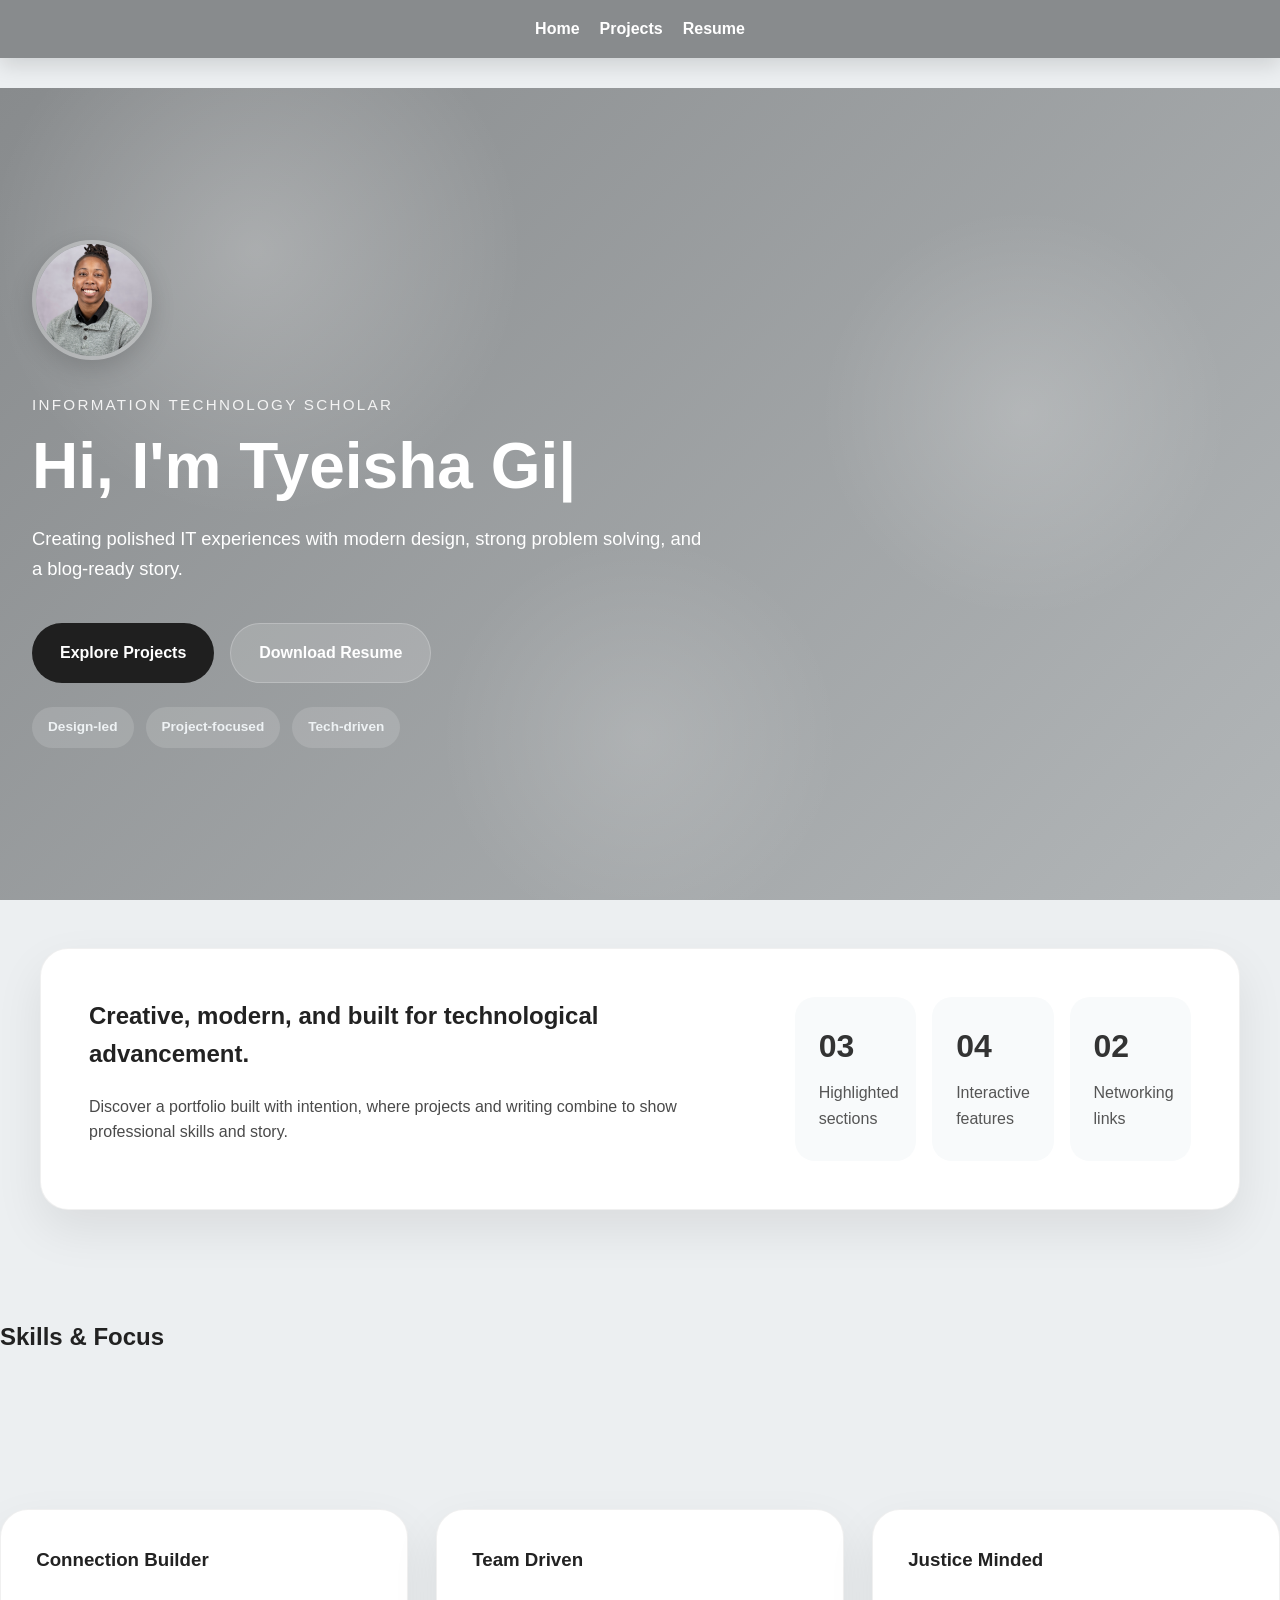
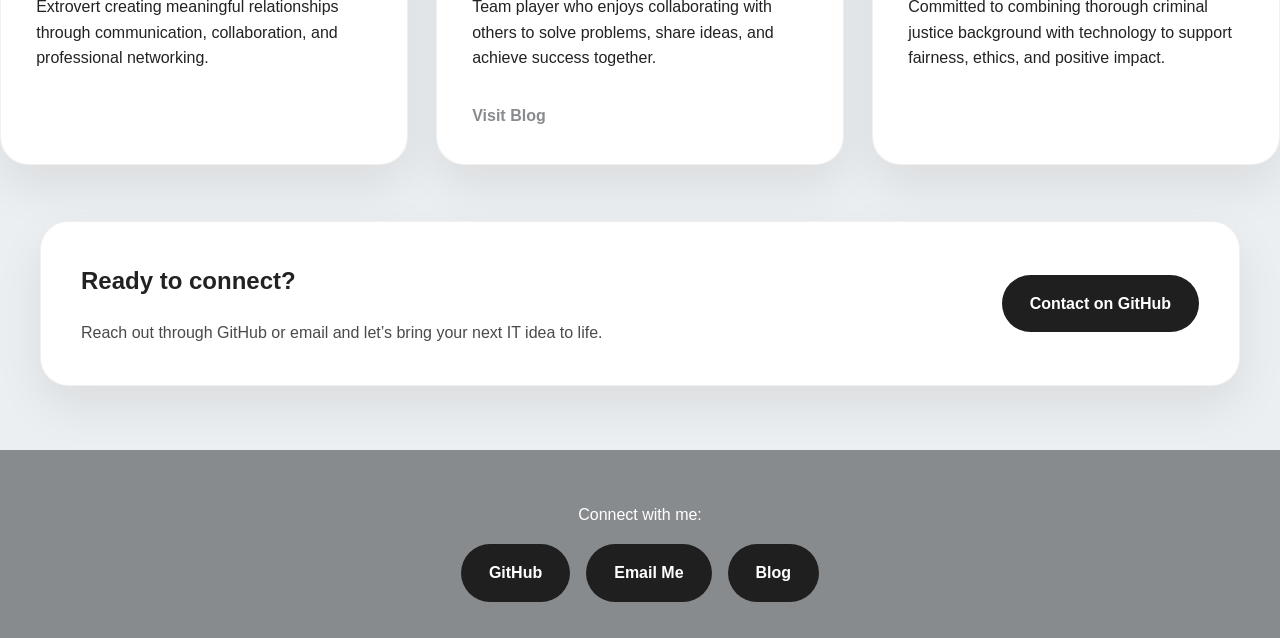
<file: My Portfolio/index.html>
<!DOCTYPE html>
<html lang="en">
<head>
    <meta charset="UTF-8">
    <meta name="viewport" content="width=device-width, initial-scale=1.0">
    <title>Tyeisha Gist Portfolio</title>
    <link rel="stylesheet" href="styles.css">
</head>
<body>
    <header>
        <nav>
            <ul>
                <li><a href="index.html">Home</a></li>
                <li><a href="projects.html">Projects</a></li>
                <li><a href="resume.html">Resume</a></li>
            </ul>
        </nav>
    </header>

    <main>
        <section id="hero" class="page-hero">
            <div class="hero-blur"></div>
            <div class="hero-content">
                <div class="hero-profile">
                    <img src="TyeishaGistHeadshot.JPG" alt="Tyeisha Gist Headshot" class="profile-image">
                </div>
                <span class="eyebrow">Information Technology Scholar</span>
                <h1>Hi, I'm <span class="hero-typing"></span></h1>
                <p>Creating polished IT experiences with modern design, strong problem solving, and a blog-ready story.</p>
                <div class="hero-actions">
                    <a class="primary-btn" href="projects.html">Explore Projects</a>
                    <a class="secondary-btn" href="resume.html">Download Resume</a>
                </div>
                <div class="hero-meta">
                    <span class="meta-pill">Design-led</span>
                    <span class="meta-pill">Project-focused</span>
                    <span class="meta-pill">Tech-driven</span>
                </div>
            </div>
        </section>

        <section class="intro-card">
            <div class="intro-text">
                <h2>Creative, modern, and built for technological advancement.</h2>
                <p>Discover a portfolio built with intention, where projects and writing combine to show professional skills and story.</p>
            </div>
            <div class="intro-stats">
                <div>
                    <strong>03</strong>
                    <span>Highlighted sections</span>
                </div>
                <div>
                    <strong>04</strong>
                    <span>Interactive features</span>
                </div>
                <div>
                    <strong>02</strong>
                    <span>Networking links</span>
                </div>
            </div>
        </section>

        <section class="skill-section">
            <h2>Skills & Focus</h2>
            <div class="skill-list">
                <span class="skill-chip">HTML/CSS</span>
                <span class="skill-chip">JavaScript</span>
                <span class="skill-chip">UI Design</span>
                <span class="skill-chip">Web Animations</span>
                <span class="skill-chip">Blog Content</span>
                <span class="skill-chip">Forensic Analysis</span>
            </div>
        </section>

        <section class="showcase-grid">
            <article class="feature-card">
                <h3>Connection Builder</h3>
                <p>Extrovert creating meaningful relationships through communication, collaboration, and professional networking.</p>
            </article>
            <article class="feature-card">
                <h3>Team Driven</h3>
                <p>Team player who enjoys collaborating with others to solve problems, share ideas, and achieve success together.</p>
                <a href="https://tyeishagist.wixsite.com/techtide-by-ty" target="_blank" class="card-link">Visit Blog</a>
            </article>
            <article class="feature-card">
                <h3>Justice Minded</h3>
                <p>Committed to combining thorough criminal justice background with technology to support fairness, ethics, and positive impact.</p>
            </article>
        </section>

        <section class="contact-panel">
            <div>
                <h2>Ready to connect?</h2>
                <p>Reach out through GitHub or email and let’s bring your next IT idea to life.</p>
            </div>
            <a class="primary-btn" href="https://github.com/tyeishagist" target="_blank">Contact on GitHub</a>
        </section>
    </main>

    <footer>
        <div class="footer-inner">
            <p>Connect with me:</p>
            <div class="footer-links">
                <a class="primary-btn" href="https://github.com/tyeishagist" target="_blank">GitHub</a>
                <a class="primary-btn" href="mailto:tyeishagist@gmail.com">Email Me</a>
                <a class="primary-btn" href="https://tyeishagist.wixsite.com/techtide-by-ty" target="_blank">Blog</a>
            </div>
        </div>
    </footer>

    <script src="script.js"></script>
</body>
</html>
</file>
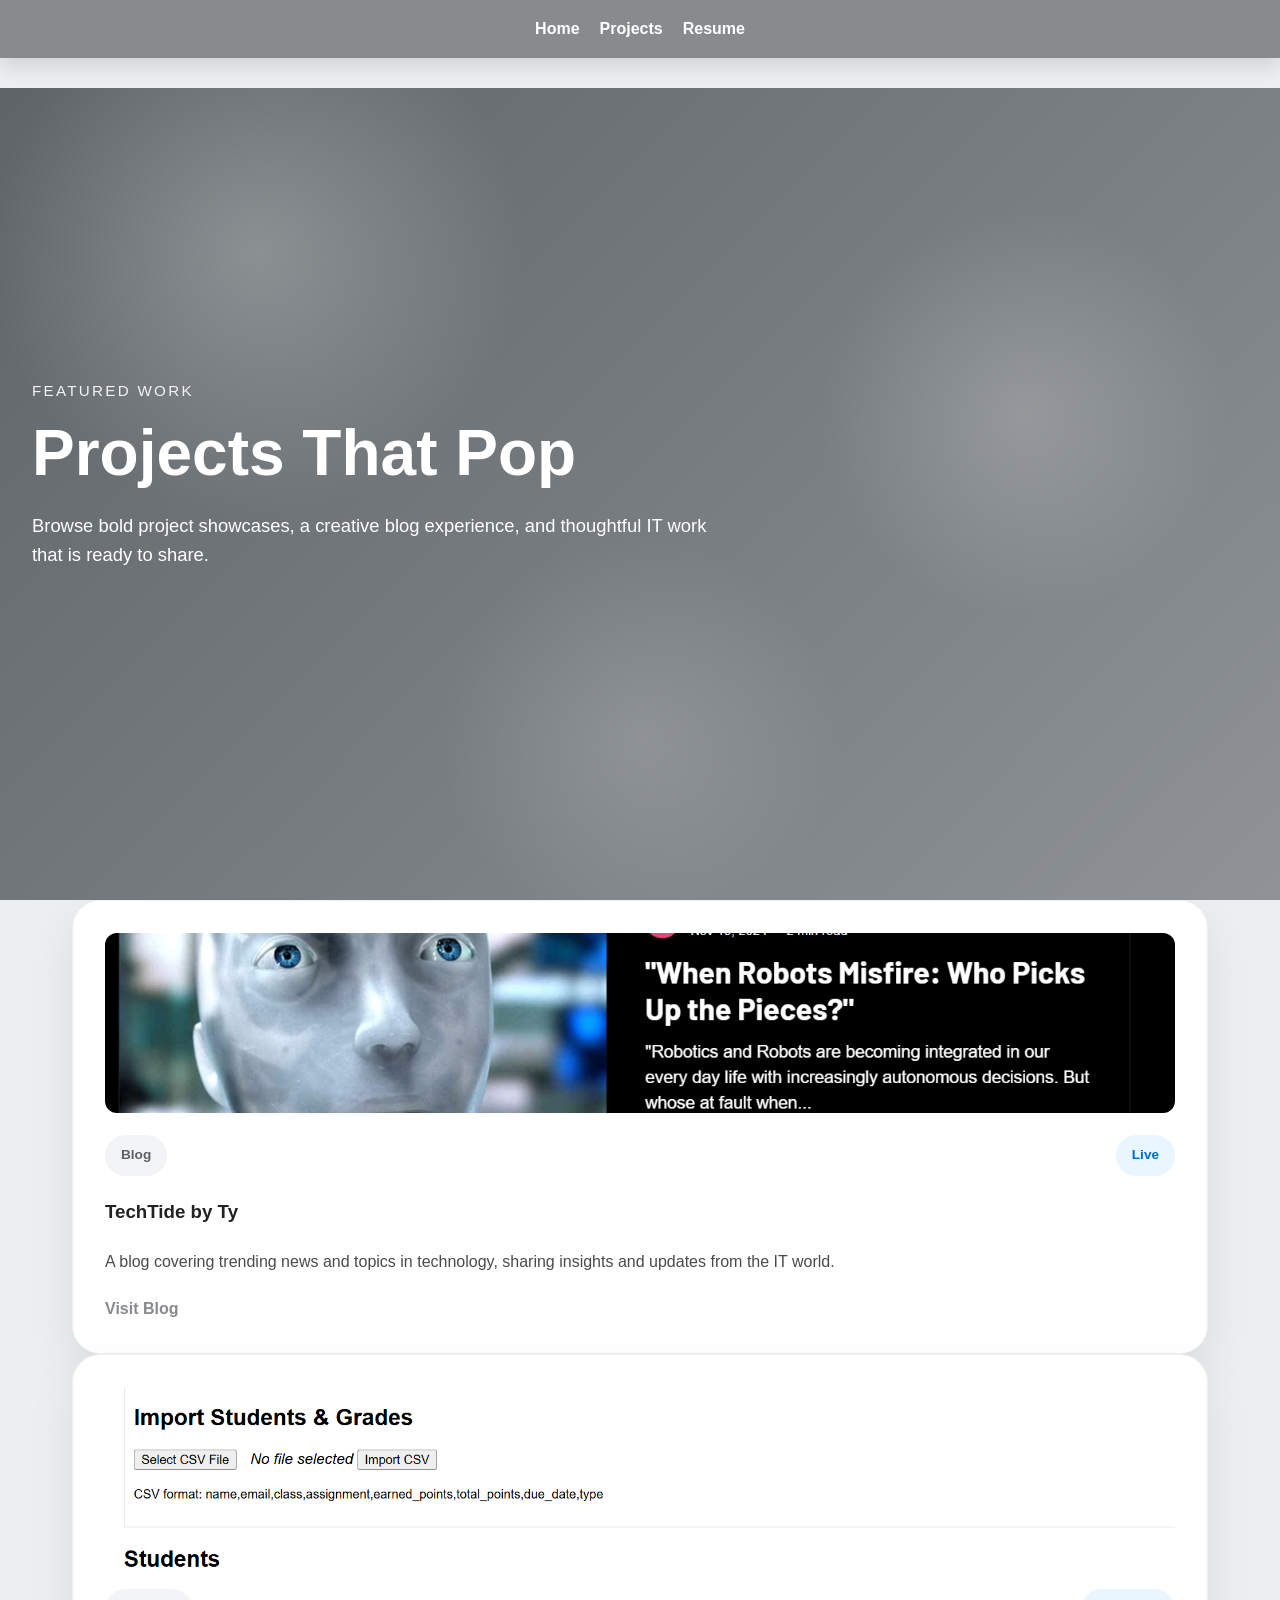
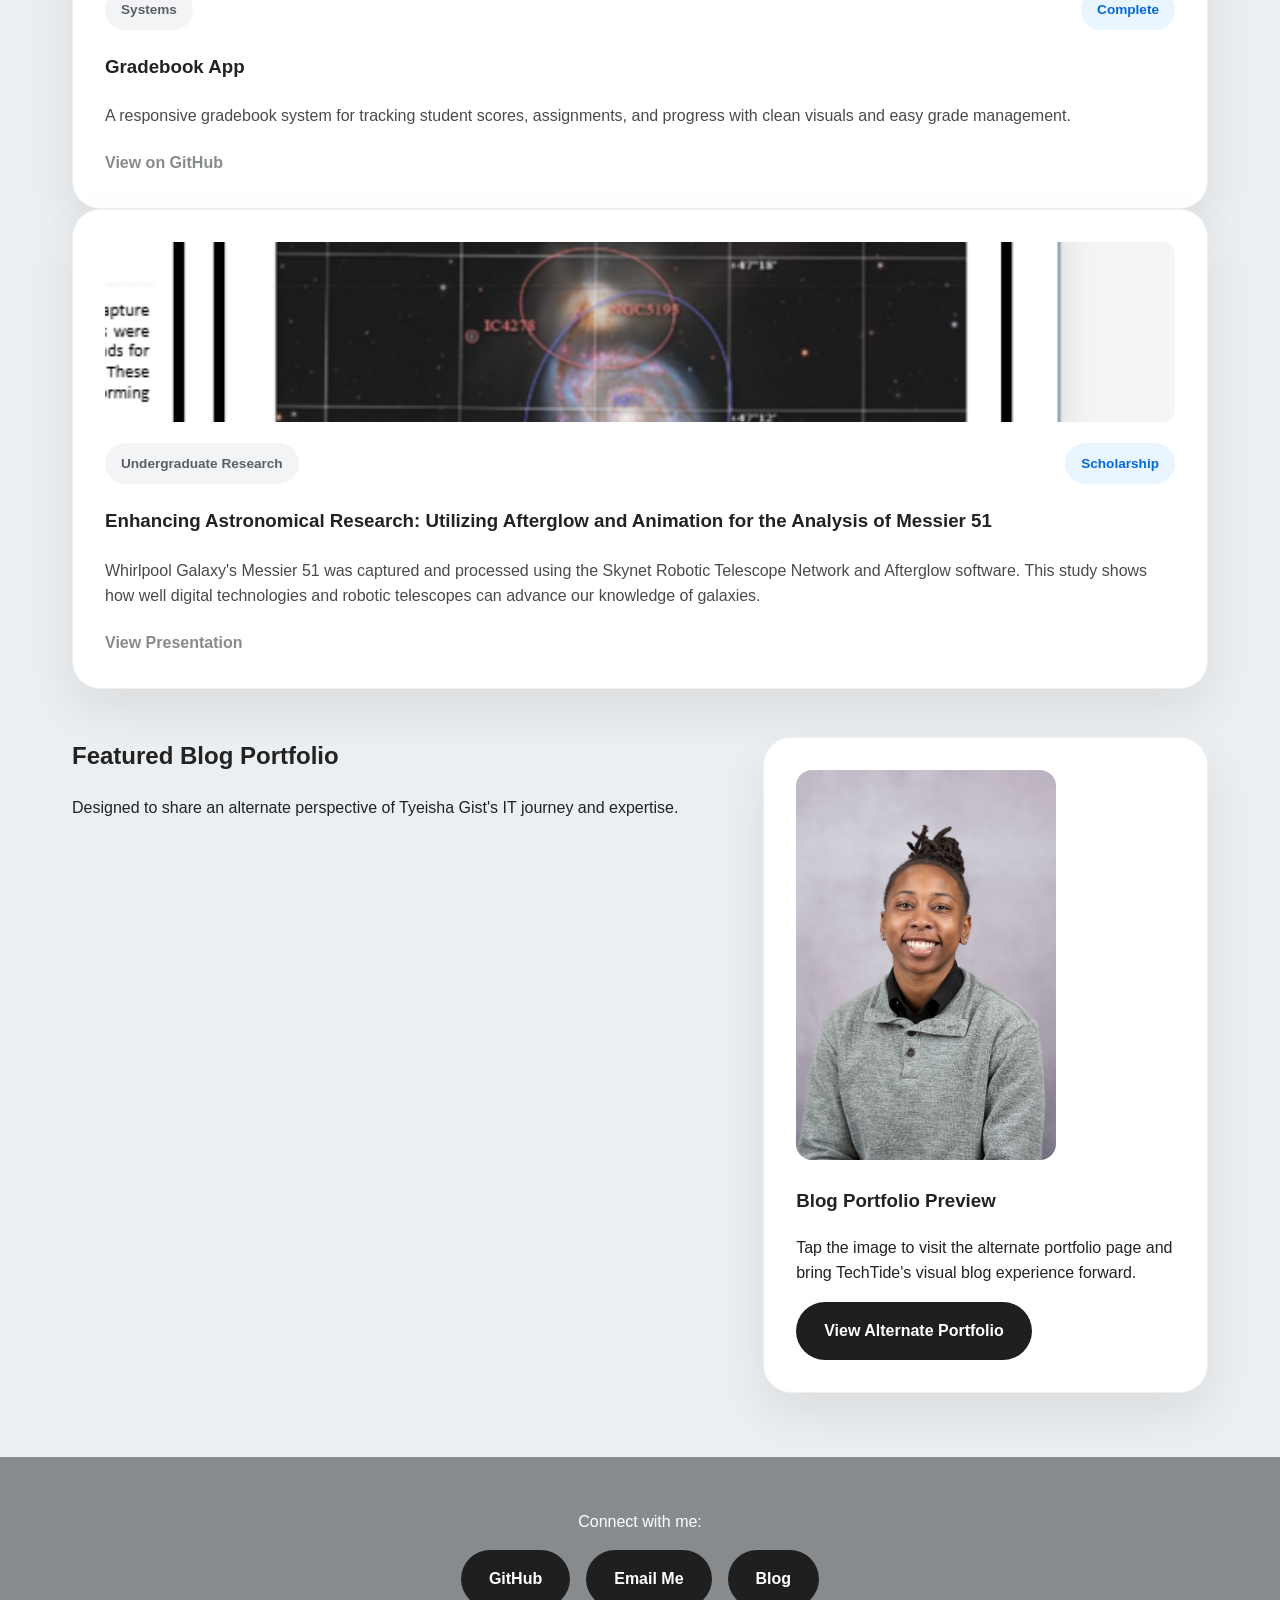
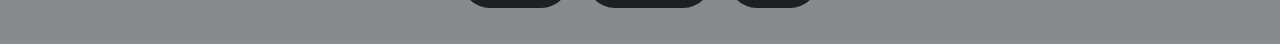
<file: My Portfolio/projects.html>
<!DOCTYPE html>
<html lang="en">
<head>
    <meta charset="UTF-8">
    <meta name="viewport" content="width=device-width, initial-scale=1.0">
    <title>Projects | Tyeisha Gist</title>
    <link rel="stylesheet" href="styles.css">
</head>
<body>
    <header>
        <nav>
            <ul>
                <li><a href="index.html">Home</a></li>
                <li><a href="projects.html">Projects</a></li>
                <li><a href="resume.html">Resume</a></li>
            </ul>
        </nav>
    </header>

    <main>
        <section id="projects-hero">
            <div class="hero-blur"></div>
            <div class="hero-content">
                <span class="eyebrow">Featured Work</span>
                <h1>Projects That Pop</h1>
                <p>Browse bold project showcases, a creative blog experience, and thoughtful IT work that is ready to share.</p>
            </div>
        </section>

        <section class="projects-grid">
            <article class="project-card">
                <div class="project-image">
                    <img src="blog-preview.png" alt="Blog Preview" loading="lazy">
                </div>
                <div class="project-header">
                    <span class="project-tag">Blog</span>
                    <span class="status-pill">Live</span>
                </div>
                <h3>TechTide by Ty</h3>
                <p>A blog covering trending news and topics in technology, sharing insights and updates from the IT world.</p>
                <a href="https://tyeishagist.wixsite.com/techtide-by-ty" target="_blank">Visit Blog</a>
            </article>
            <article class="project-card">
                <div class="project-image">
                    <img src="gradebook-preview.png" alt="Gradebook App Preview" loading="lazy">
                </div>
                <div class="project-header">
                    <span class="project-tag">Systems</span>
                    <span class="status-pill">Complete</span>
                </div>
                <h3>Gradebook App</h3>
                <p>A responsive gradebook system for tracking student scores, assignments, and progress with clean visuals and easy grade management.</p>
                <a href="https://github.com/tyeishagist/GradebookApp" target="_blank">View on GitHub</a>
            </article>
            <article class="project-card">
                <div class="project-image">
                    <img src="project3.png" alt="Project 3 Screenshot" loading="lazy">
                </div>
                <div class="project-header">
                    <span class="project-tag">Undergraduate Research</span>
                    <span class="status-pill">Scholarship</span>
                </div>
                <h3>Enhancing Astronomical Research: Utilizing Afterglow and Animation for the Analysis of Messier 51​</h3>
                <p>Whirlpool Galaxy's Messier 51 was captured and processed using the Skynet Robotic Telescope Network and Afterglow software.
                   This study shows how well digital technologies and robotic telescopes can advance our knowledge of galaxies.</p>
                <a href="Project3Presentation.png" target="_blank" download="Project3Presentation.png">View Presentation</a>
            </article>
        </section>

        <section class="project-highlight">
            <div>
                <h2>Featured Blog Portfolio</h2>
                <p>Designed to share an alternate perspective of Tyeisha Gist's IT journey and expertise.</p>
            </div>
            <div class="highlight-card">
                <a href="https://tyeishagist.wixsite.com/techtide-by-ty/portfolio" target="_blank" class="highlight-preview" style="max-width:260px; display:inline-block;">
                    <img src="TyeishaGistHeadshot.JPG" alt="Blog portfolio preview" loading="lazy" style="width:100%; height:auto; border-radius:16px;">
                </a>
                <div class="highlight-copy">
                    <h3>Blog Portfolio Preview</h3>
                    <p>Tap the image to visit the alternate portfolio page and bring TechTide's visual blog experience forward.</p>
                    <a class="primary-btn" href="https://tyeishagist.wixsite.com/techtide-by-ty/portfolio" target="_blank">View Alternate Portfolio</a>
                </div>
            </div>
        </section>
    </main>

    <footer>
        <div class="footer-inner">
            <p>Connect with me:</p>
            <div class="footer-links">
                <a class="primary-btn" href="https://github.com/tyeishagist" target="_blank">GitHub</a>
                <a class="primary-btn" href="mailto:tyeishagist@gmail.com">Email Me</a>
                <a class="primary-btn" href="https://tyeishagist.wixsite.com/techtide-by-ty" target="_blank">Blog</a>
            </div>
        </div>
    </footer>

    <script src="script.js"></script>
</body>
</html>
</file>
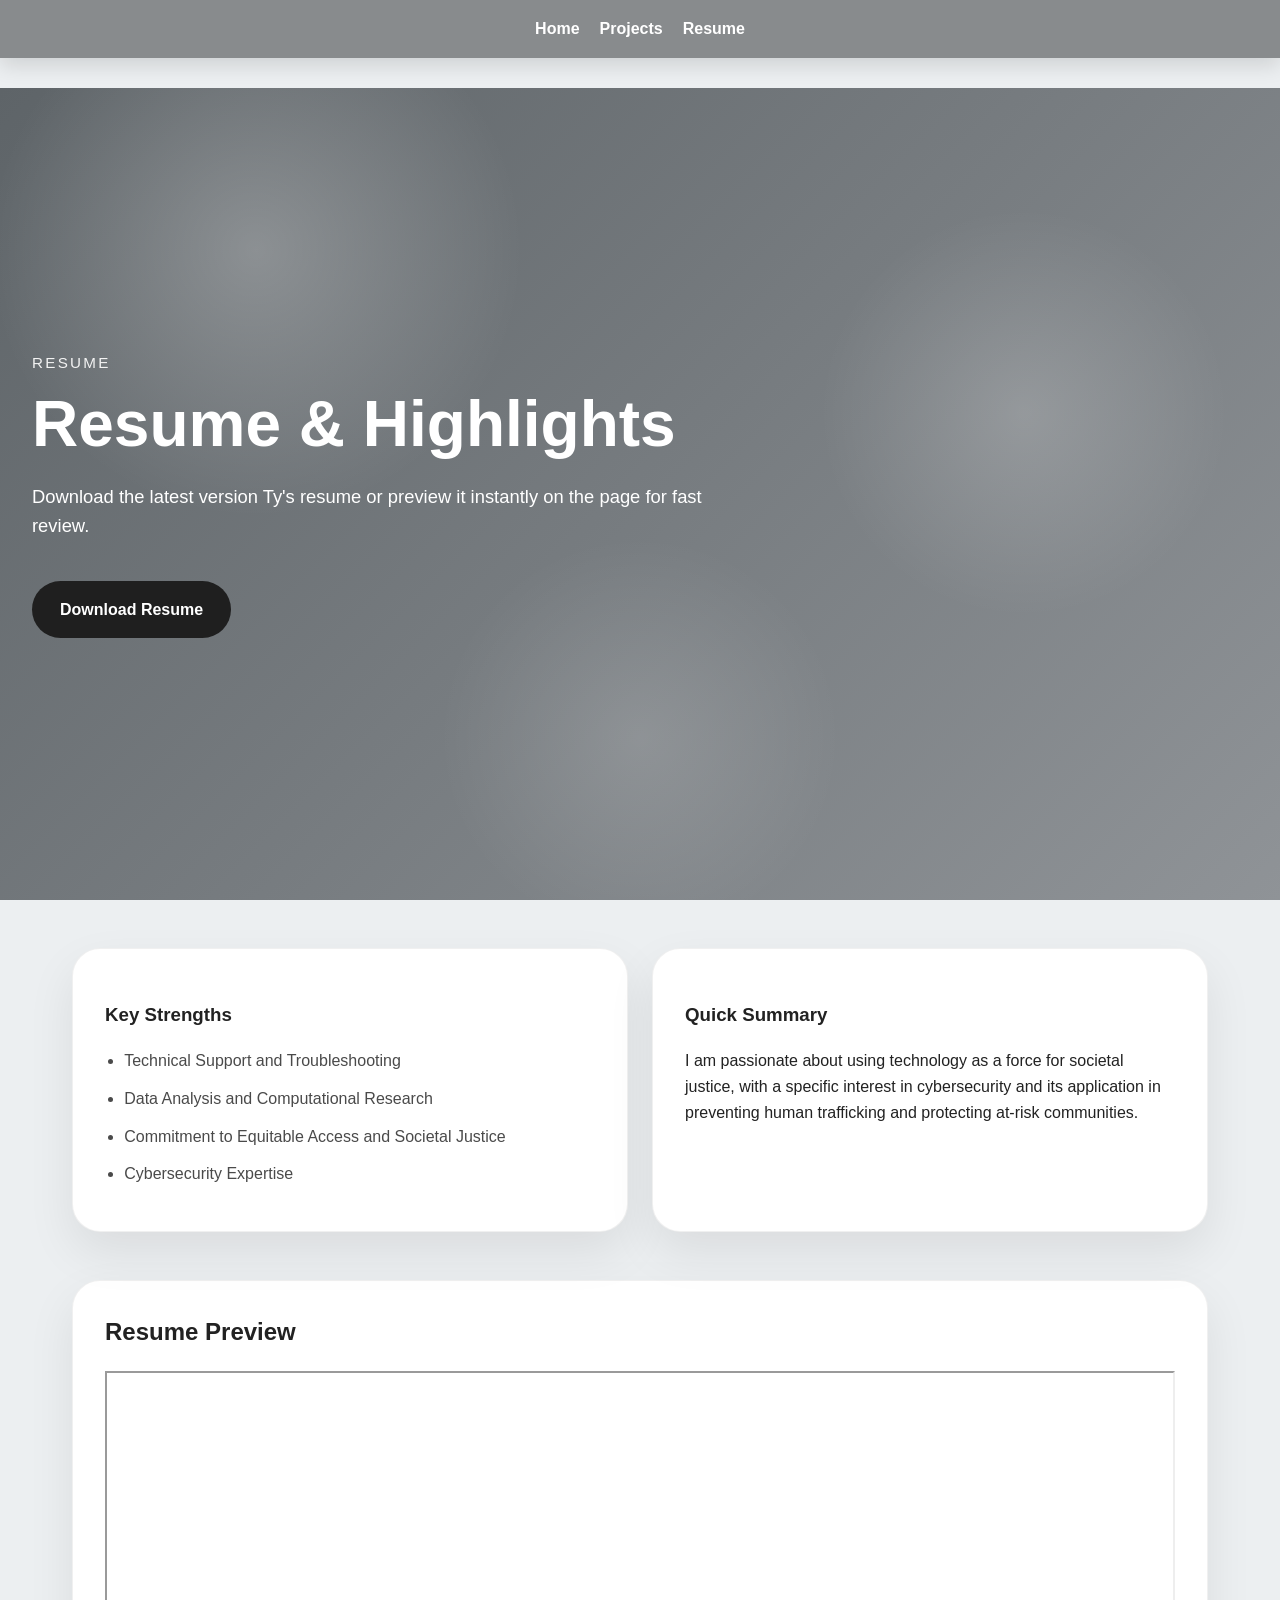
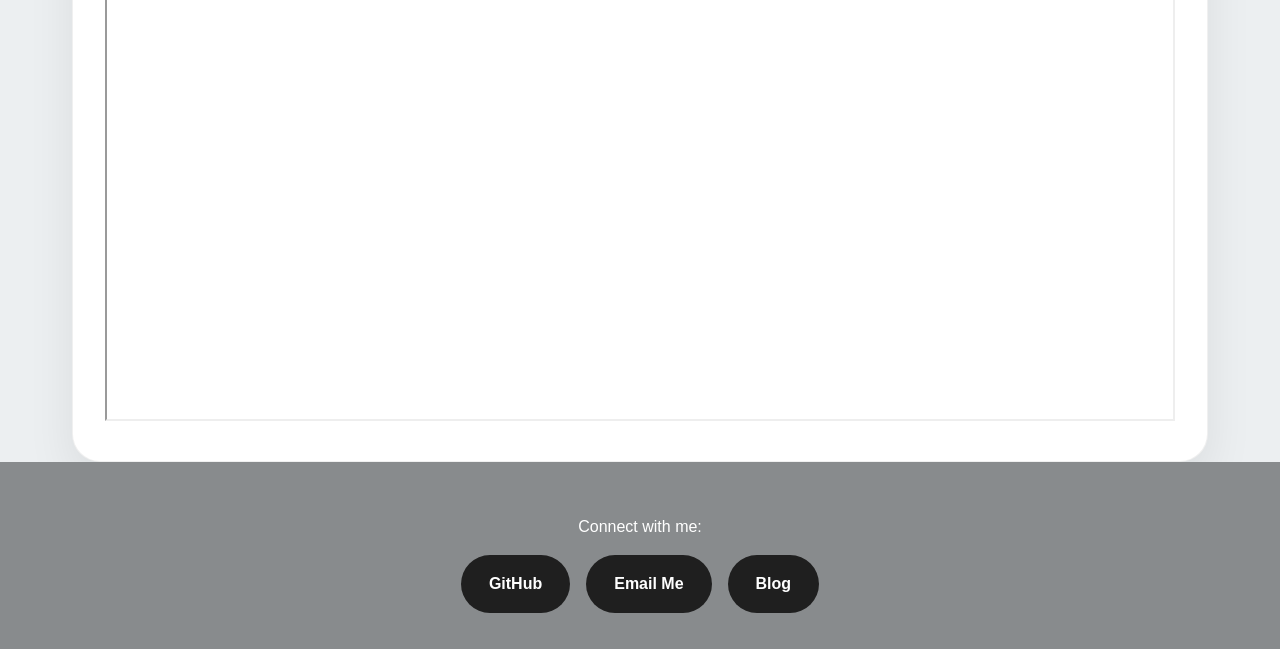
<file: My Portfolio/resume.html>
<!DOCTYPE html>
<html lang="en">
<head>
    <meta charset="UTF-8">
    <meta name="viewport" content="width=device-width, initial-scale=1.0">
    <title>Resume | Tyeisha Gist</title>
    <link rel="stylesheet" href="styles.css">
</head>
<body>
    <header>
        <nav>
            <ul>
                <li><a href="index.html">Home</a></li>
                <li><a href="projects.html">Projects</a></li>
                <li><a href="resume.html">Resume</a></li>
            </ul>
        </nav>
    </header>

    <main>
        <section id="resume-hero">
            <div class="hero-blur"></div>
            <div class="hero-content">
                <span class="eyebrow">Resume</span>
                <h1>Resume & Highlights</h1>
                <p>Download the latest version Ty's resume or preview it instantly on the page for fast review.</p>
                <a class="primary-btn" href="resume.pdf" download="resume.pdf">Download Resume</a>
            </div>
        </section>

        <section class="resume-highlights">
            <div class="highlight-card">
                <h3>Key Strengths</h3>
                <ul>
                    <li>Technical Support and Troubleshooting</li>
                    <li>Data Analysis and Computational Research</li>
                    <li>Commitment to Equitable Access and Societal Justice</li>
                    <li>Cybersecurity Expertise</li>
                </ul>
            </div>
            <div class="highlight-card">
                <h3>Quick Summary</h3>
                <p>I am passionate about using technology as a force for societal justice, with a specific interest in cybersecurity and its application in preventing human trafficking and protecting at-risk communities.</p>
            </div>
        </section>

        <section class="resume-section">
            <div class="resume-box">
                <h2>Resume Preview</h2>
                <iframe src="resume.pdf" width="100%" height="650px"></iframe>
            </div>
        </section>
    </main>

    <footer>
        <div class="footer-inner">
            <p>Connect with me:</p>
            <div class="footer-links">
                <a class="primary-btn" href="https://github.com/tyeishagist" target="_blank">GitHub</a>
                <a class="primary-btn" href="mailto:tyeishagist@gmail.com">Email Me</a>
                <a class="primary-btn" href="https://tyeishagist.wixsite.com/techtide-by-ty" target="_blank">Blog</a>
            </div>
        </div>
    </footer>

    <script src="script.js"></script>
</body>
</html>
</file>
<file: My Portfolio/styles.css>
* {
    box-sizing: border-box;
}

body {
    font-family: 'Arial', sans-serif;
    margin: 0;
    padding: 0;
    background-color: #eceff1;
    color: #222;
    line-height: 1.6;
    scroll-behavior: smooth;
}

header {
    background-color: #888B8D;
    padding: 1rem 2rem;
    position: fixed;
    width: 100%;
    top: 0;
    z-index: 100;
    box-shadow: 0 8px 20px rgba(0, 0, 0, 0.12);
}

nav ul {
    display: flex;
    justify-content: center;
    gap: 1.25rem;
    list-style: none;
    margin: 0;
    padding: 0;
}

nav ul li a {
    color: white;
    font-weight: 700;
    text-decoration: none;
    transition: color 0.2s ease, transform 0.2s ease;
}

nav ul li a:hover {
    color: #f1f1f1;
    transform: translateY(-2px);
}

main {
    padding-top: 5.5rem;
}

.page-hero,
#projects-hero,
#resume-hero {
    position: relative;
    min-height: calc(100vh - 5.5rem);
    overflow: hidden;
    display: flex;
    align-items: center;
    padding: 4rem 2rem;
    color: white;
}

.page-hero {
    background: linear-gradient(135deg, #888B8D 0%, #b2b6b8 100%);
}

#projects-hero,
#resume-hero {
    background: linear-gradient(135deg, #5e6468 0%, #8f9397 100%);
}

.hero-blur {
    position: absolute;
    inset: 0;
    background: radial-gradient(circle at 20% 20%, rgba(255,255,255,0.24), transparent 22%),
                radial-gradient(circle at 80% 40%, rgba(255,255,255,0.18), transparent 18%),
                radial-gradient(circle at 50% 80%, rgba(255,255,255,0.14), transparent 22%);
    pointer-events: none;
}

.hero-content {
    position: relative;
    z-index: 1;
    max-width: 900px;
}

.hero-profile {
    margin-bottom: 1.5rem;
}

.profile-image {
    width: 120px;
    height: 120px;
    border-radius: 50%;
    object-fit: cover;
    border: 4px solid rgba(255, 255, 255, 0.3);
    box-shadow: 0 8px 24px rgba(0, 0, 0, 0.15);
    transition: transform 0.3s ease, box-shadow 0.3s ease;
}

.profile-image:hover {
    transform: scale(1.05);
    box-shadow: 0 12px 32px rgba(0, 0, 0, 0.2);
}

.eyebrow {
    display: inline-flex;
    margin-bottom: 1rem;
    color: #f3f3f3;
    font-size: 0.95rem;
    letter-spacing: 0.15em;
    text-transform: uppercase;
}

#hero h1,
#projects-hero h1,
#resume-hero h1 {
    font-size: clamp(3rem, 5vw, 4.5rem);
    margin: 0;
    line-height: 1.05;
}

.hero-typing {
    position: relative;
}

.hero-typing::after {
    content: '|';
    animation: blink 1s infinite;
}

@keyframes blink {
    0%, 50% { opacity: 1; }
    51%, 100% { opacity: 0; }
}

#hero p,
#projects-hero p,
#resume-hero p {
    margin: 1.5rem 0 2.5rem;
    max-width: 680px;
    font-size: 1.15rem;
}

.hero-actions {
    display: flex;
    flex-wrap: wrap;
    gap: 1rem;
}

.primary-btn,
.secondary-btn,
.action-link {
    display: inline-flex;
    align-items: center;
    justify-content: center;
    padding: 1rem 1.75rem;
    border-radius: 999px;
    text-decoration: none;
    font-weight: 700;
    transition: transform 0.2s ease, background-color 0.2s ease;
}

.primary-btn {
    background-color: #1f1f1f;
    color: white;
}

.primary-btn:hover {
    transform: translateY(-2px);
    background-color: #121212;
}

.secondary-btn {
    background-color: rgba(255, 255, 255, 0.14);
    color: #fff;
    border: 1px solid rgba(255, 255, 255, 0.22);
}

.secondary-btn:hover {
    transform: translateY(-2px);
    background-color: rgba(255, 255, 255, 0.22);
}

.hero-meta {
    display: flex;
    gap: 0.75rem;
    flex-wrap: wrap;
    margin-top: 1.5rem;
}

.meta-pill,
.skill-chip,
.project-tag,
.status-pill {
    display: inline-flex;
    padding: 0.6rem 1rem;
    border-radius: 999px;
    font-size: 0.85rem;
    font-weight: 700;
}

.meta-pill {
    background: rgba(255, 255, 255, 0.14);
    color: #eef2f4;
}

.intro-card,
.feature-grid,
.projects-grid,
.resume-section,
.resume-highlights,
.project-highlight,
.contact-panel {
    width: min(1200px, 100%);
    margin: 0 auto;
    padding: 0 2rem;
}

.intro-card,
.feature-card,
.project-card,
.resume-box,
.highlight-card,
.contact-panel {
    background: white;
    border-radius: 28px;
    box-shadow: 0 20px 48px rgba(0, 0, 0, 0.08);
    border: 1px solid rgba(152, 152, 152, 0.14);
}

.intro-card {
    margin: 3rem auto;
    padding: 3rem;
    text-align: left;
    display: grid;
    grid-template-columns: 1.7fr 1fr;
    gap: 2rem;
}

.intro-card h2 {
    margin-top: 0;
}

.intro-card p {
    margin-top: 1rem;
    color: #4a4a4a;
}

.intro-stats {
    display: grid;
    grid-template-columns: repeat(3, minmax(0, 1fr));
    gap: 1rem;
}

.intro-stats div {
    padding: 1.5rem;
    background: #f8fafb;
    border-radius: 20px;
}

.intro-stats strong {
    display: block;
    font-size: 2rem;
    color: #333;
}

.intro-stats span {
    display: block;
    margin-top: 0.5rem;
    color: #555;
}

.skill-section {
    margin: 3rem auto;
    padding: 2.5rem 0;
    text-align: left;
}

.skill-section h2 {
    margin-bottom: 1.5rem;
}

.skill-list {
    display: flex;
    flex-wrap: wrap;
    gap: 0.85rem;
}

.skill-chip {
    background: #d2d5d8;
    color: #202124;
    animation: fadeInUp 0.6s ease both;
}

.skill-chip:nth-child(1) { animation-delay: 0.1s; }
.skill-chip:nth-child(2) { animation-delay: 0.2s; }
.skill-chip:nth-child(3) { animation-delay: 0.3s; }
.skill-chip:nth-child(4) { animation-delay: 0.4s; }
.skill-chip:nth-child(5) { animation-delay: 0.5s; }
.skill-chip:nth-child(6) { animation-delay: 0.6s; }

.showcase-grid {
    display: grid;
    grid-template-columns: repeat(auto-fit, minmax(260px, 1fr));
    gap: 1.75rem;
    margin-bottom: 3.5rem;
}

.feature-card {
    padding: 2.2rem;
}

.feature-card h3 {
    margin-top: 0;
}

.card-link {
    display: inline-block;
    margin-top: 1rem;
    color: #888B8D;
    font-weight: 700;
    text-decoration: none;
}

.contact-panel {
    margin: 3rem auto 4rem;
    padding: 2.5rem;
    display: flex;
    align-items: center;
    justify-content: space-between;
    gap: 1.5rem;
}

.contact-panel h2 {
    margin-top: 0;
}

.contact-panel p {
    margin: 0.6rem 0 0;
    color: #4a4a4a;
}

.project-grid {
    display: grid;
    grid-template-columns: repeat(auto-fit, minmax(280px, 1fr));
    gap: 1.75rem;
    margin: 2.5rem 0;
}

.project-card {
    padding: 2rem;
    min-height: 260px;
    display: grid;
    gap: 1.35rem;
}

.project-image {
    width: 100%;
    height: 180px;
    overflow: hidden;
    border-radius: 12px;
    background: #f8f9fa;
}

.project-image img {
    width: 100%;
    height: 100%;
    object-fit: cover;
    transition: transform 0.3s ease;
}

.project-card:hover .project-image img {
    transform: scale(1.05);
}

.project-header {
    display: flex;
    justify-content: space-between;
    align-items: center;
}

.project-tag {
    background: #f3f4f6;
    color: #5b5f65;
}

.status-pill {
    background: #e9f5ff;
    color: #0568d7;
}

.project-card h3 {
    margin: 0;
}

.project-card p {
    margin: 0;
    color: #4a4a4a;
}

.project-card a {
    color: #888B8D;
    font-weight: 700;
    text-decoration: none;
}

.project-card:hover {
    transform: translateY(-6px);
    box-shadow: 0 22px 45px rgba(0, 0, 0, 0.14);
}

.project-highlight {
    margin: 3rem auto 4rem;
    display: grid;
    grid-template-columns: 1.5fr 1fr;
    gap: 1.5rem;
    align-items: stretch;
}

.project-highlight h2 {
    margin-top: 0;
}

.highlight-card {
    padding: 2rem;
}

.resume-highlights {
    display: grid;
    grid-template-columns: repeat(auto-fit, minmax(260px, 1fr));
    gap: 1.5rem;
    margin: 3rem auto;
}

.highlight-card ul {
    padding-left: 1.2rem;
    margin: 0.8rem 0 0;
}

.highlight-card li {
    margin-bottom: 0.75rem;
    color: #4a4a4a;
}

.resume-box {
    padding: 2rem;
}

.resume-box h2 {
    margin-top: 0;
}

.resume-box p {
    margin-bottom: 1.5rem;
    color: #4a4a4a;
}

footer {
    background-color: #888B8D;
    color: white;
    padding: 2.25rem 2rem;
}

.footer-inner {
    max-width: 1200px;
    margin: 0 auto;
    text-align: center;
}

.footer-links {
    display: flex;
    justify-content: center;
    flex-wrap: wrap;
    gap: 1rem;
    margin-top: 1rem;
}

footer a {
    color: #e9e9e9;
    text-decoration: none;
}

footer a:hover {
    color: white;
}

@keyframes fadeInUp {
    from { opacity: 0; transform: translateY(24px); }
    to { opacity: 1; transform: translateY(0); }
}

@media (max-width: 980px) {
    .intro-card {
        grid-template-columns: 1fr;
    }

    .contact-panel,
    .project-highlight {
        grid-template-columns: 1fr;
    }
}

@media (max-width: 720px) {
    nav ul {
        flex-wrap: wrap;
    }

    #hero,
    #projects-hero,
    #resume-hero {
        padding: 3rem 1.5rem;
    }

    .intro-card,
    .feature-card,
    .project-card,
    .resume-box,
    .highlight-card,
    .contact-panel {
        border-radius: 18px;
    }
}

@media (max-width: 520px) {
    .hero-actions {
        flex-direction: column;
        align-items: stretch;
    }

    .feature-grid,
    .projects-grid,
    .resume-highlights {
        grid-template-columns: 1fr;
    }
}
</file>
